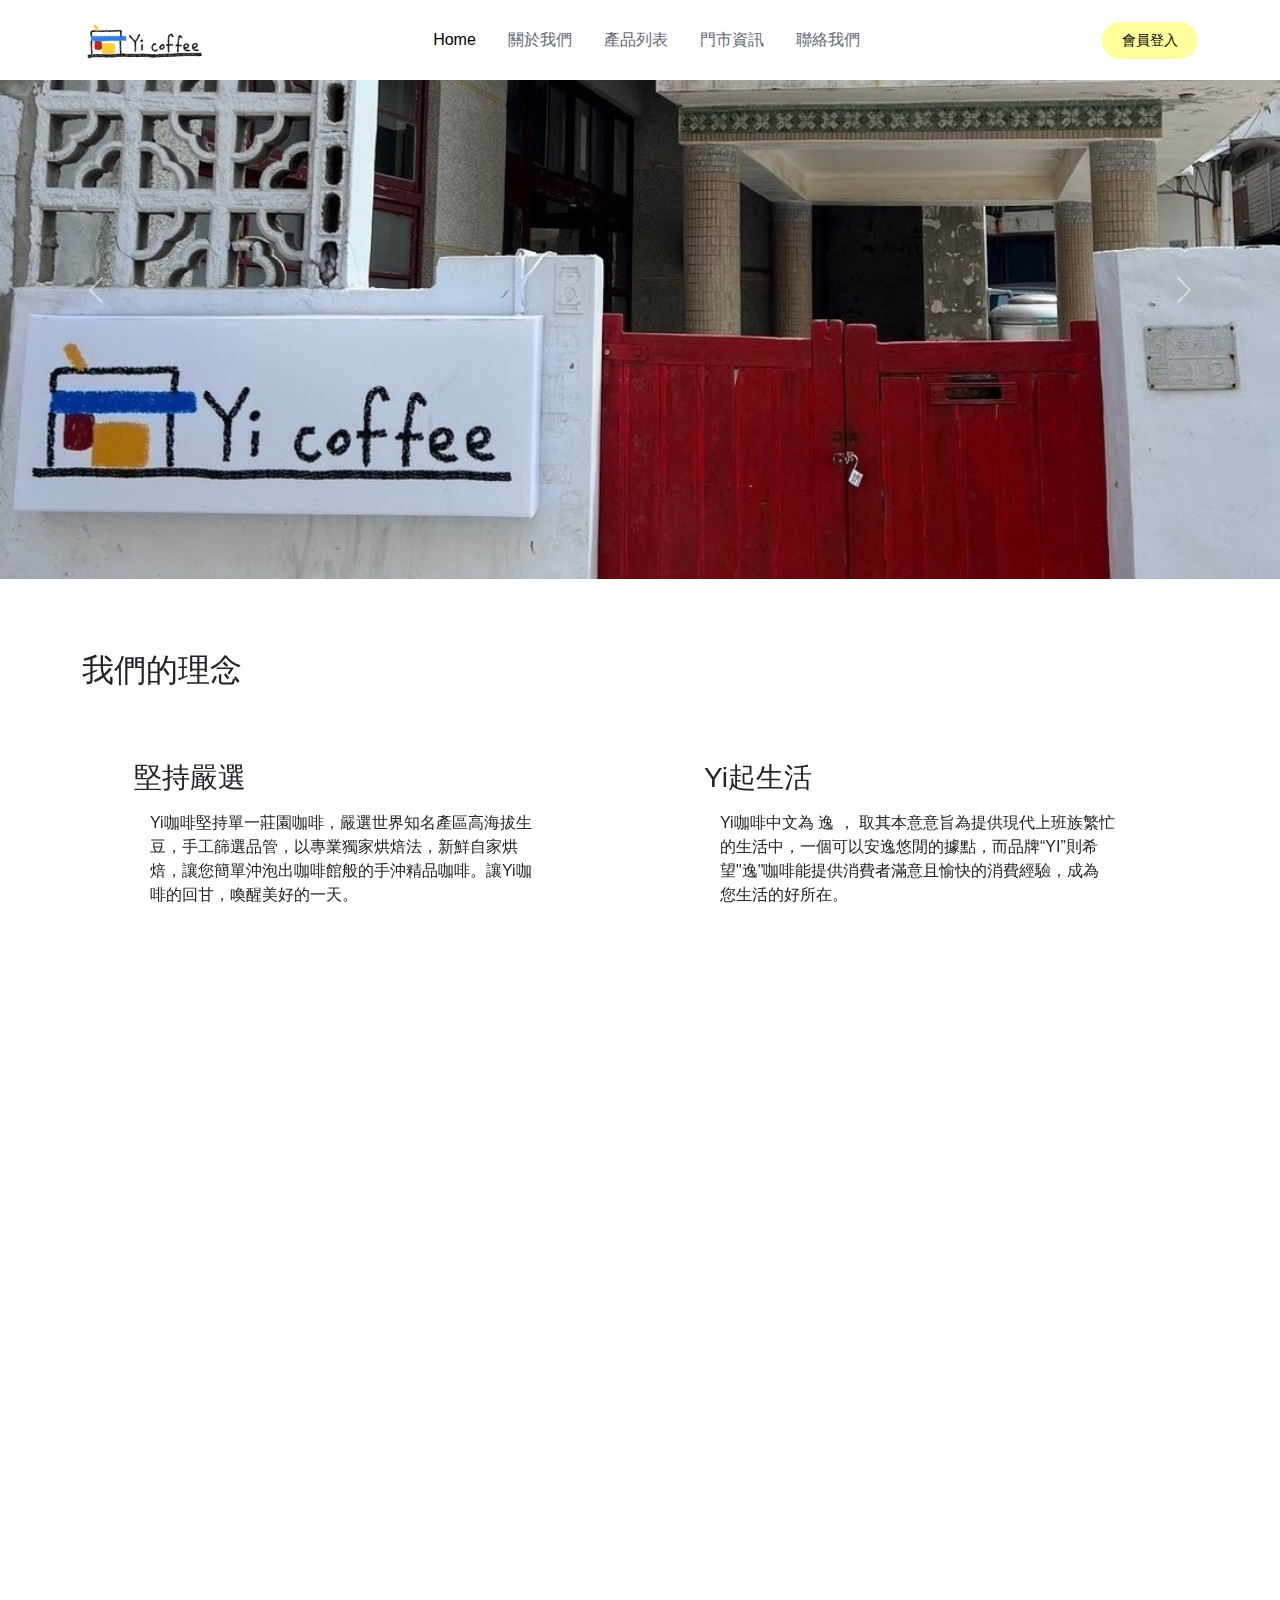
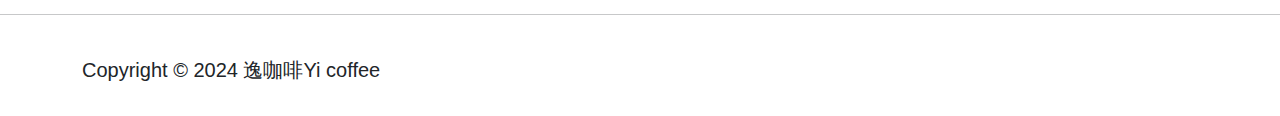
<file: index.html>
<!DOCTYPE html>
<html lang="en">

<head>
    <meta charset="UTF-8">
    <meta name="viewport" content="width=device-width, initial-scale=1.0">
    <title>逸咖啡 | Yi coffee</title>

    <!-- 網址列小圖示外掛 -->
    <link href="img/favicon.ico" rel="shortcut icon" />
    <!-- FB小圖示外掛 -->
    <link rel="stylesheet" href="https://cdnjs.cloudflare.com/ajax/libs/font-awesome/6.5.1/css/all.min.css"
        integrity="sha512-DTOQO9RWCH3ppGqcWaEA1BIZOC6xxalwEsw9c2QQeAIftl+Vegovlnee1c9QX4TctnWMn13TZye+giMm8e2LwA=="
        crossorigin="anonymous" referrerpolicy="no-referrer" />
    <!-- bootstrap css -->
    <link href="https://cdn.jsdelivr.net/npm/bootstrap@5.3.3/dist/css/bootstrap.min.css" rel="stylesheet"
        integrity="sha384-QWTKZyjpPEjISv5WaRU9OFeRpok6YctnYmDr5pNlyT2bRjXh0JMhjY6hW+ALEwIH" crossorigin="anonymous">
     <!--aos 外掛插件  -->
    <link href="https://unpkg.com/aos@2.3.1/dist/aos.css" rel="stylesheet">
    <link rel="stylesheet" href="./style.css">


</head>


<body>

    <!-- Navbar -->
    <nav class="navbar navbar-expand-lg fixed-top  ">
        <div class="container-fluid container" >
            <a class="navbar-brand me-auto" href="./index.html">
                <img src="./img/S__53452970.jpg" alt="">
            </a>
            <div class="offcanvas offcanvas-end" tabindex="-1" id="offcanvasNavbar"
                aria-labelledby="offcanvasNavbarLabel">
                <div class="offcanvas-header">
                    <h5 class="offcanvas-title" id="offcanvasNavbarLabel">逸咖啡 | Yi coffee</h5>
                    <button type="button" class="btn-close" data-bs-dismiss="offcanvas" aria-label="Close"></button>
                </div>
                <div class="offcanvas-body">
                    <ul class="navbar-nav justify-content-center flex-grow-1 pe-3">
                        <li class="nav-item">
                            <a class="nav-link active mx-lg-2" aria-current="page" href="./index.html">Home</a>
                        </li>
                        <li class="nav-item">
                            <a class="nav-link mx-lg-2" href="./about.html">關於我們</a>
                        </li>
                        <li class="nav-item">
                            <a class="nav-link mx-lg-2" href="./product.html">產品列表</a>
                        </li>
                        <li class="nav-item">
                            <a class="nav-link mx-lg-2" href="./store.html">門市資訊</a>
                        </li>
                        <li class="nav-item">
                            <a class="nav-link mx-lg-2" href="./contact.html">聯絡我們</a>
                        </li>
                    </ul>

                </div>
            </div>
            <!-- 彈跳式視窗 -->
            <a href="#" class="login-button" type="button" data-bs-toggle="modal" data-bs-target="#loginmodal">會員登入</a>
            <button class="navbar-toggler pe-0" type="button" data-bs-toggle="offcanvas"
                data-bs-target="#offcanvasNavbar" aria-controls="offcanvasNavbar" aria-label="Toggle navigation">
                <span class="navbar-toggler-icon"></span>
            </button>
        </div>
    </nav>
    <!--END Navbar -->

    <!-- 輪播控制器 -->
    <div id="carouselExampleControls" class="carousel slide carousel-fade  " data-bs-ride="carousel" style="padding-top: 79px;" >
        <div class="carousel-inner">
            <div class="carousel-item header-carousel-item active bg-cover"
                style="background-image: url(./img/04.jpg);">

            </div>
            <div class="carousel-item header-carousel-item bg-cover" style="background-image: url(./img/02.jpg);">

            </div>
            <div class="carousel-item header-carousel-item bg-cover" style="background-image: url(./img/03.jpg);">

            </div>
        </div>
        <button class="carousel-control-prev" type="button" data-bs-target="#carouselExampleControls"
            data-bs-slide="prev">
            <span class="carousel-control-prev-icon" aria-hidden="true"></span>
            <span class="visually-hidden">Previous</span>
        </button>
        <button class="carousel-control-next" type="button" data-bs-target="#carouselExampleControls"
            data-bs-slide="next">
            <span class="carousel-control-next-icon" aria-hidden="true"></span>
            <span class="visually-hidden">Next</span>
        </button>
    </div>
    <!-- 輪播控制器END -->

    <!-- 我們的理念 -->
    <section class="py-4">
        <div class="container ">
            <h2 class="py-5" data-aos="fade-up">我們的理念</h2>
            <div class="row">
                <div class="col-md-6 "data-aos="fade-up" >
                    <div class="ps-5">
                        <div class="my-3" style="color:rgba(210, 105, 30, 0.774);"><i
                                class="fa-solid fa-mug-hot fa-4x"></i></div>
                        <div class="row">
                            <div class="col-md-10 ms-1">
                                <h3>堅持嚴選</h3>
                                <p class="ms-3 mt-3">
                                    ​Yi咖啡堅持單一莊園咖啡，嚴選世界知名產區高海拔生豆，手工篩選品管，以專業獨家烘焙法，新鮮自家烘焙，讓您簡單沖泡出咖啡館般的手沖精品咖啡。讓Yi咖啡的回甘，喚醒美好的一天。
                                </p>
                            </div>

                        </div>
                    </div>

                </div>
                <div class="col-md-6">
                    <div class="ps-5" data-aos="fade-up">
                        <div class="my-3" style="color:rgba(96, 210, 30, 0.774);"><i
                                class="fa-brands fa-pagelines fa-4x"></i></div>
                        <div class="row">
                            <div class="col-md-10 ms-1">
                                <h3>Yi起生活</h3>
                                <p class="ms-3 mt-3">Yi咖啡中文為 逸 ，
                                    取其本意意旨為提供現代上班族繁忙的生活中，一個可以安逸悠閒的據點，而品牌“YI”則希望"逸"咖啡能提供消費者滿意且愉快的消費經驗，成為您生活的好所在。</p>
                            </div>

                        </div>
                    </div>
                </div>
            </div>
        </div>
    </section>



    <!--營業時間  -->
    <section class="py-5">
        <div class="container">
            <h2 class="py-5" data-aos="fade-up">營業時間</h2>
            <div class="row">
                <div class="col-md-6 "data-aos="slide-right">
                    <img class="img-fluid" src="./img/05.jpg" alt="">

                </div>
                <div class="col-md-6 row align-items-center">
                    <dl class="row" data-aos="fade-left">
                        <dt class="col-sm-3 h4"></dt>
                        <dd class="col-sm-9"></dd>

                        <dt class="col-sm-3">營業時間</dt>
                        <dd class="col-sm-9">
                            <dl class="row">
                                <dd class="col-sm-12">上午七點至下午五點</dd>
                                <dd class="col-sm-12">每周四固定公休</dd>
                            </dl>
                        </dd>

                        <dt class="col-sm-3">內用須知</dt>
                        <dd class="col-sm-9">低消為一人一杯飲品，如客滿用餐時間為九十分鐘。</dd>

                        <br>
                        <br>
                        <br>


                        <dt class="col-sm-3">注意事項</dt>
                        <dd class="col-sm-9">
                            <dl class="row">
                                <dd class="col-sm-12">禁用外食</dd>
                                <dd class="col-sm-12">戶外禁止吸菸</dd>
                                <dd class="col-sm-12">寵物需在籠內或是戶外區</dd>
                                <dd class="col-sm-12">甜點不提供外帶服務</dd>

                            </dl>
                        </dd>
                    </dl>

                </div>
            </div>
        </div>
    </section>



    <hr>
    <!-- 跳出視窗內容 -->
    <div class="modal fade" id="loginmodal">
        <div class="modal-dialog">
            <div class="modal-content">
                <!-- header -->
                <div class="modal-header">
                    <h5 class="modal-title">會員登入</h5>
                    <button type="button" class="btn-close" data-bs-dismiss="modal"></button>
                </div>
                <!-- body -->
                <div class="modal-body">
                    <form>
                        <div class="form-group">
                            <label for="useremail">會員帳號</label>
                            <input type="email" class="account form-control" placeholder="Email" id="useremail">
                        </div>
                        <div class="form-group">
                            <label for="userpassword">會員密碼</label>
                            <input type="password" class="password form-control" placeholder="Password"
                                id="userpassword">
                        </div>
                        <!-- checkbox -->
                        <div class="form-group">
                            <input type="checkbox" class="remember">記住帳號
                        </div>

                        <!-- 送出按鈕 -->
                        <button type="button" class="btn btn-primary btn-lg">登入</button>
                    </form>

                </div>
                <!-- footer -->
                <div class="modal-footer">
                    <div class="signup">
                        <span>尚未成為會員</span>
                        <a href="" type="button" class="member">立即加入</a>
                    </div>
                </div>
            </div>

        </div>
    </div>
    <!-- 跳出視窗內容END -->

    <!-- 下方白框設計 -->
    <Footer class="py-4 mt-3  ">

        <div class="container d-flex justify-content-between ">
            <div class="fs-5">
                Copyright © 2024 逸咖啡Yi coffee
            </div>

            <div class="social-icon">
                <a href="#"><i class="fa-brands fa-facebook"></i></a>
                <a href="#"><i class="fa-brands fa-instagram"></i></a>
                <a href="#"><i class="fa-brands fa-line"></i></a>
            </div>
        </div>


    </Footer>
    <!-- 下方白框設計END -->
     <!--AOS插件  -->
     <script src="https://unpkg.com/aos@2.3.1/dist/aos.js"></script>

     <script>
         AOS.init({duration:2000,}
             
         );
     </script>
    <!-- bootstrap js 外掛 -->
    <script src="https://cdn.jsdelivr.net/npm/bootstrap@5.3.3/dist/js/bootstrap.bundle.min.js"
        integrity="sha384-YvpcrYf0tY3lHB60NNkmXc5s9fDVZLESaAA55NDzOxhy9GkcIdslK1eN7N6jIeHz"
        crossorigin="anonymous"></script>
</body>

</html>
</file>
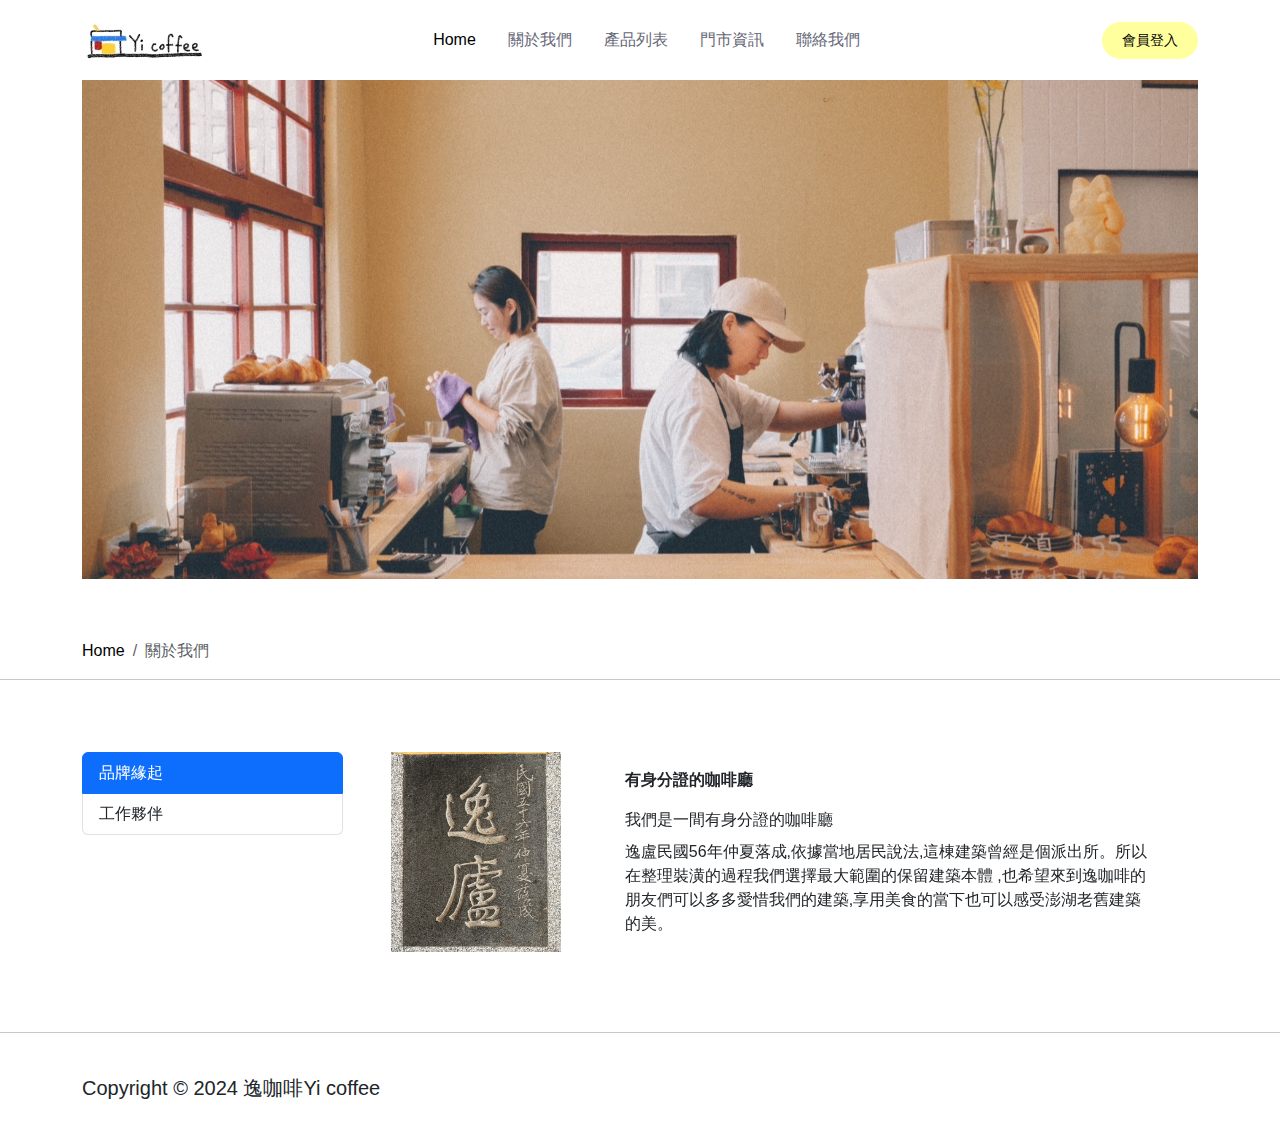
<file: about.html>
<!DOCTYPE html>
<html lang="en">

<head>
    <meta charset="UTF-8">
    <meta name="viewport" content="width=device-width, initial-scale=1.0">
    <title>逸咖啡 | Yi coffee</title>

    <!-- 網址列小圖示外掛 -->
    <link href="img/favicon.ico" rel="shortcut icon" />
    <!-- FB小圖示外掛 -->
    <link rel="stylesheet" href="https://cdnjs.cloudflare.com/ajax/libs/font-awesome/6.5.1/css/all.min.css"
        integrity="sha512-DTOQO9RWCH3ppGqcWaEA1BIZOC6xxalwEsw9c2QQeAIftl+Vegovlnee1c9QX4TctnWMn13TZye+giMm8e2LwA=="
        crossorigin="anonymous" referrerpolicy="no-referrer" />
    <!-- bootstrap css -->
    <link href="https://cdn.jsdelivr.net/npm/bootstrap@5.3.3/dist/css/bootstrap.min.css" rel="stylesheet"
        integrity="sha384-QWTKZyjpPEjISv5WaRU9OFeRpok6YctnYmDr5pNlyT2bRjXh0JMhjY6hW+ALEwIH" crossorigin="anonymous">
     <!--aos 外掛插件  -->
    <link href="https://unpkg.com/aos@2.3.1/dist/aos.css" rel="stylesheet">
    <link rel="stylesheet" href="./style.css">


</head>


<body>

    <!-- Navbar -->
    <nav class="navbar navbar-expand-lg fixed-top  ">
        <div class="container-fluid container">
            <a class="navbar-brand me-auto" href="./index.html">
                <img src="./img/S__53452970.jpg" alt="">
            </a>
            <div class="offcanvas offcanvas-end" tabindex="-1" id="offcanvasNavbar"
                aria-labelledby="offcanvasNavbarLabel">
                <div class="offcanvas-header">
                    <h5 class="offcanvas-title" id="offcanvasNavbarLabel">逸咖啡 | Yi coffee</h5>
                    <button type="button" class="btn-close" data-bs-dismiss="offcanvas" aria-label="Close"></button>
                </div>
                <div class="offcanvas-body">
                    <ul class="navbar-nav justify-content-center flex-grow-1 pe-3">
                        <li class="nav-item">
                            <a class="nav-link active mx-lg-2" aria-current="page" href="./index.html">Home</a>
                        </li>
                        <li class="nav-item">
                            <a class="nav-link mx-lg-2" href="./about.html">關於我們</a>
                        </li>
                        <li class="nav-item">
                            <a class="nav-link mx-lg-2" href="./product.html">產品列表</a>
                        </li>
                        <li class="nav-item">
                            <a class="nav-link mx-lg-2" href="./store.html">門市資訊</a>
                        </li>
                        <li class="nav-item">
                            <a class="nav-link mx-lg-2" href="./contact.html">聯絡我們</a>
                        </li>
                    </ul>

                </div>
            </div>
            <!-- 彈跳式視窗 -->
            <a href="#" class="login-button" type="button" data-bs-toggle="modal" data-bs-target="#loginmodal">會員登入</a>
            <button class="navbar-toggler pe-0" type="button" data-bs-toggle="offcanvas"
                data-bs-target="#offcanvasNavbar" aria-controls="offcanvasNavbar" aria-label="Toggle navigation">
                <span class="navbar-toggler-icon"></span>
            </button>
        </div>
    </nav>
    <!--END Navbar -->

    <!-- 頂端照片列 -->
    <div id="carouselExampleControls" class="carousel slide " data-bs-ride="carousel" style="padding-top: 79px;"  >
        <div class="carousel-inner container">
            <div class="carousel-item header-carousel-item active bg-cover"
                style="background-image: url(./img/06.jpg);">

            </div>

        </div>

    </div>


    <!--麵包屑-->
    <section class="container" style="padding-top: 60px;">
        <nav aria-label="breadcrumb">
            <ol class="breadcrumb">
                <li class="breadcrumb-item  "><a href="./index.html">Home</a></li>
                <li class="breadcrumb-item active" aria-current="page">關於我們</li>
            </ol>
        </nav>
    </section>


    <hr>


    <section>
        <div class="container py-5">

            <div class="row" >
                <div class="col-md-3 my-2 " data-aos="fade-down">
                    <div class="list-group">
                        <a href="#pane-1" class="list-group-item list-group-item-action active" aria-current="true"
                            data-bs-toggle="list">
                            品牌緣起
                        </a>
                        <a href="#pane-2" class="list-group-item list-group-item-action" data-bs-toggle="list">工作夥伴</a>


                    </div>

                </div>
                <div class="col-md-9 ">

                    <div class="tab-content my-2" data-aos="fade-up" >
                        <!-- 品牌緣起 -->
                        <div class="tab-pane active" id="pane-1">
                            <div class="row">
                                <div class="col-md-3  ms-4 ">
                                    
                                   <img  class="img-fluid" style="height: 200px ;width: 170px" src="./img/21.jpg" alt="">
                
                                </div>
                
                                <div class="col-md-8  ">
                                    <dl class="row ms-2">
                                        <dt class="col-sm-12 my-3">有身分證的咖啡廳</dt>
                                        <dd class="col-sm-12">我們是一間有身分證的咖啡廳</dd>
                                        <dd class="col-sm-12">逸盧民國56年仲夏落成,依據當地居民說法,這棟建築曾經是個派出所。所以在整理裝潢的過程我們選擇最大範圍的保留建築本體
                                            ,也希望來到逸咖啡的朋友們可以多多愛惜我們的建築,享用美食的當下也可以感受澎湖老舊建築的美。
                                        </dd>
                
                                       
                                    </dl>
                                </div>
                
                            </div>
                        </div>

                        <!-- 工作夥伴 -->
                        <div class="tab-pane " id="pane-2">
                            <div class="row col-12  ms-1">

                                <div class="card  p-0 box-shadow">
                                    <div class="row ">
                                        <div class="col-md-4">
                                            <img src="./img/12.jpg" class="img-fluid rounded-start" alt="...">
                                        </div>
                                        <div class="col-md-8 ">
                                            <div class="card-body">
                                                <h4 class="card-title pb-3">Bailey</h4>
                                                <p class="card-text">小是小李飛刀的小，李是小李飛刀的李，飛是小李飛刀的飛，刀是小李飛刀的刀。
                                                     </p>
                                                <p class="card-text text-end"><small class="text-muted">YI
                                                        咖啡品牌創辦人</small></p>
                                            </div>
                                        </div>


                                    </div>


                                </div>

                                <div class="card my-2 p-0 box-shadow ">
                                    <div class="row ">
                                        <div class="col-md-4">
                                            <img src="./img/17.jpg" class="img-fluid rounded-start" alt="...">
                                        </div>
                                        <div class="col-md-8 my-2 ">
                                            <div class="card-body">
                                                <h4 class="card-title pb-3">Pei</h4>
                                                <p class="card-text ">不是所有的錯誤都可以被原諒，也不是所有的傷痛都可以被撫平，總有時間也無能為力的事情。</p>
                                                <p class="card-text text-end"><small class="text-muted">YI
                                                        咖啡品牌共同創辦人</small></p>
                                            </div>
                                        </div>


                                    </div>


                                </div>





                            </div>
                        </div>

                    </div>

                </div>

            </div>
        </div>
    </section>


    <hr>
    <!-- 跳出視窗內容 -->
    <div class="modal fade" id="loginmodal">
        <div class="modal-dialog">
            <div class="modal-content">
                <!-- header -->
                <div class="modal-header">
                    <h5 class="modal-title">會員登入</h5>
                    <button type="button" class="btn-close" data-bs-dismiss="modal"></button>
                </div>
                <!-- body -->
                <div class="modal-body">
                    <form>
                        <div class="form-group">
                            <label for="useremail">會員帳號</label>
                            <input type="email" class="account form-control" placeholder="Email" id="useremail">
                        </div>
                        <div class="form-group">
                            <label for="userpassword">會員密碼</label>
                            <input type="password" class="password form-control" placeholder="Password"
                                id="userpassword">
                        </div>
                        <!-- checkbox -->
                        <div class="form-group">
                            <input type="checkbox" class="remember">記住帳號
                        </div>

                        <!-- 送出按鈕 -->
                        <button type="button" class="btn btn-primary btn-lg">登入</button>
                    </form>

                </div>
                <!-- footer -->
                <div class="modal-footer">
                    <div class="signup">
                        <span>尚未成為會員</span>
                        <a href="" type="button" class="member">立即加入</a>
                    </div>
                </div>
            </div>

        </div>
    </div>
    <!-- 跳出視窗內容END -->

    <!-- 下方白框設計 -->
    <Footer class="py-4 mt-3  ">

        <div class="container d-flex justify-content-between ">
            <div class="fs-5">
                Copyright © 2024 逸咖啡Yi coffee
            </div>

            <div class="social-icon">
                <a href="#"><i class="fa-brands fa-facebook"></i></a>
                <a href="#"><i class="fa-brands fa-instagram"></i></a>
                <a href="#"><i class="fa-brands fa-line"></i></a>
            </div>
        </div>


    </Footer>
    <!-- 下方白框設計END -->
     <!--AOS插件  -->
     <script src="https://unpkg.com/aos@2.3.1/dist/aos.js"></script>

     <script>
         AOS.init({duration:2000,}
             
         );
     </script>
    <!-- bootstrap js 外掛 -->
    <script src="https://cdn.jsdelivr.net/npm/bootstrap@5.3.3/dist/js/bootstrap.bundle.min.js"
        integrity="sha384-YvpcrYf0tY3lHB60NNkmXc5s9fDVZLESaAA55NDzOxhy9GkcIdslK1eN7N6jIeHz"
        crossorigin="anonymous"></script>
</body>

</html>
</file>
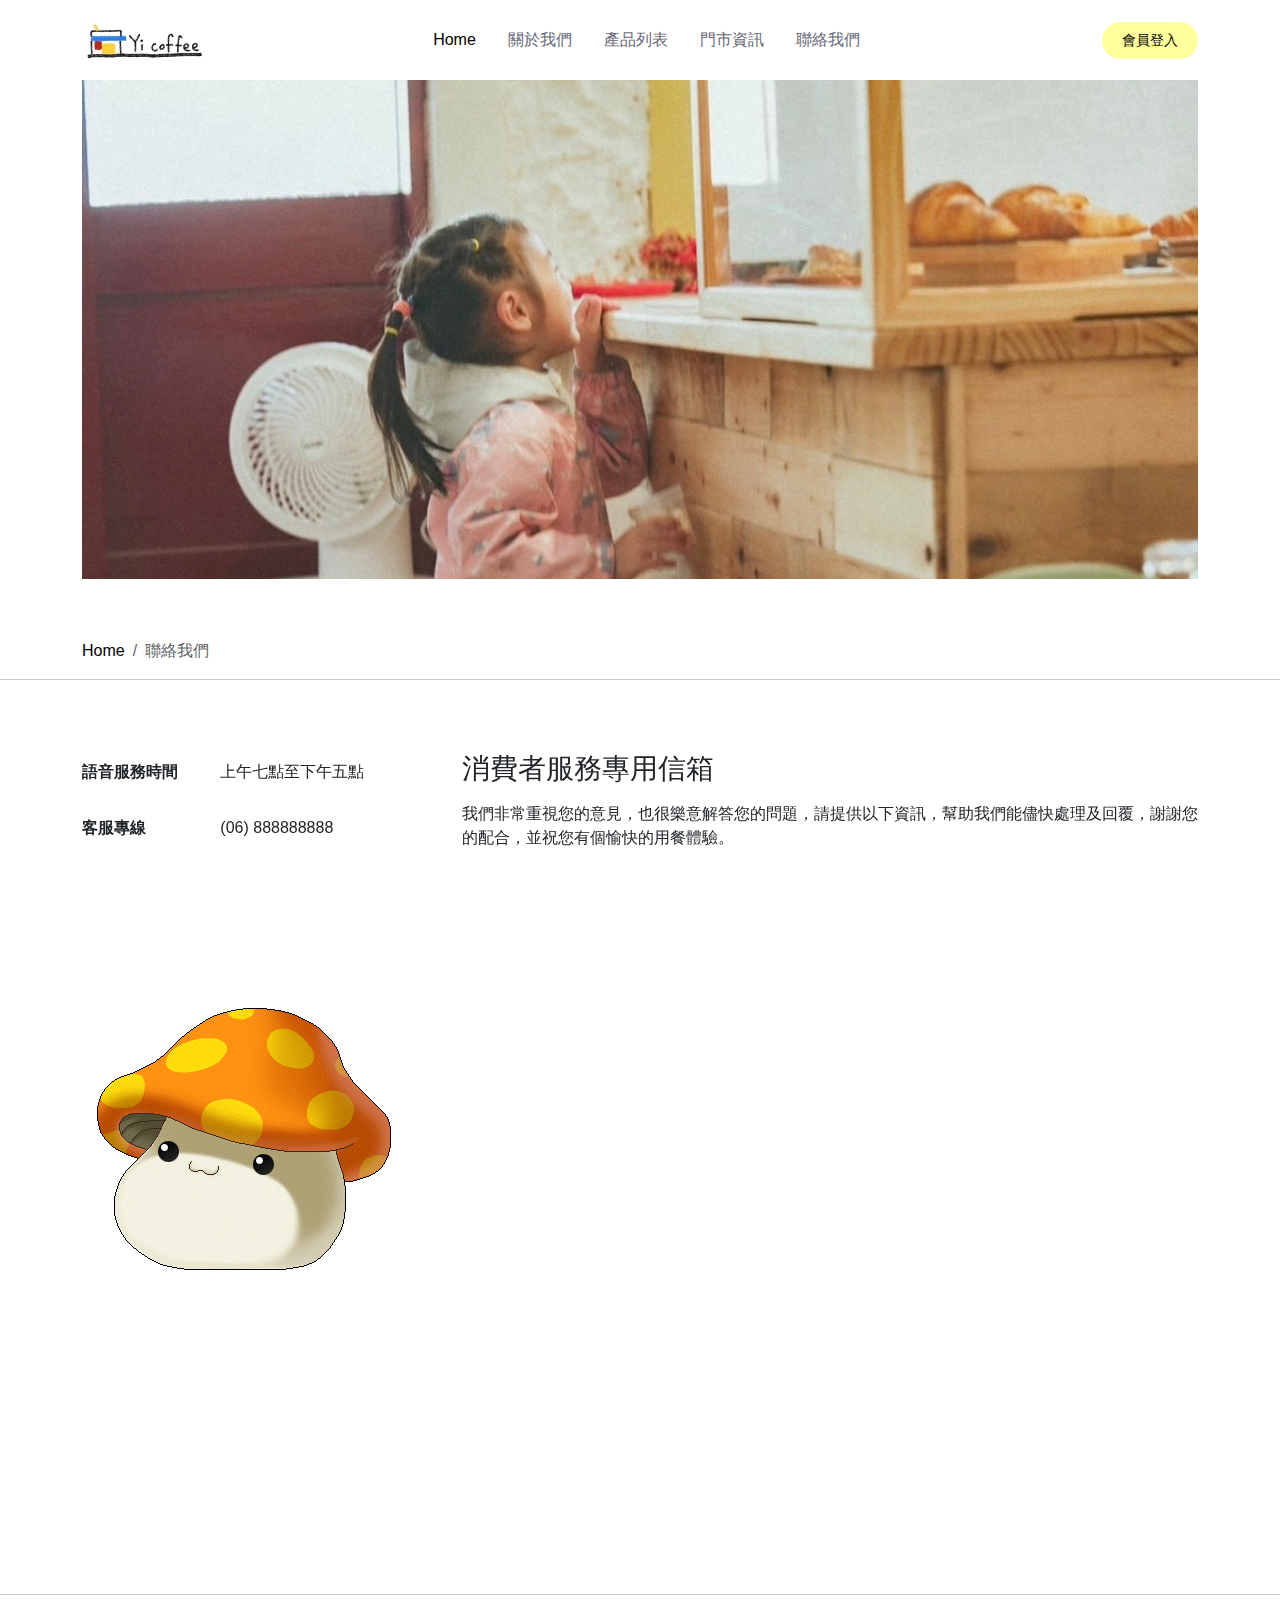
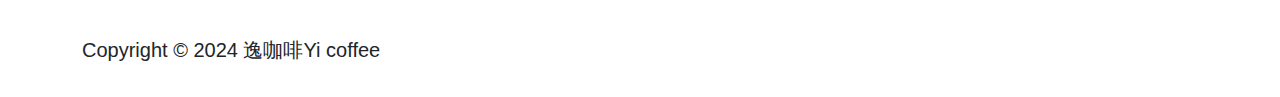
<file: contact.html>
<!DOCTYPE html>
<html lang="en">

<head>
    <meta charset="UTF-8">
    <meta name="viewport" content="width=device-width, initial-scale=1.0">
    <title>逸咖啡 | Yi coffee</title>

    <!-- 網址列小圖示外掛 -->
    <link href="img/favicon.ico" rel="shortcut icon" />
    <!-- FB小圖示外掛 -->
    <link rel="stylesheet" href="https://cdnjs.cloudflare.com/ajax/libs/font-awesome/6.5.1/css/all.min.css"
        integrity="sha512-DTOQO9RWCH3ppGqcWaEA1BIZOC6xxalwEsw9c2QQeAIftl+Vegovlnee1c9QX4TctnWMn13TZye+giMm8e2LwA=="
        crossorigin="anonymous" referrerpolicy="no-referrer" />
    <!-- bootstrap css -->
    <link href="https://cdn.jsdelivr.net/npm/bootstrap@5.3.3/dist/css/bootstrap.min.css" rel="stylesheet"
        integrity="sha384-QWTKZyjpPEjISv5WaRU9OFeRpok6YctnYmDr5pNlyT2bRjXh0JMhjY6hW+ALEwIH" crossorigin="anonymous">
     <!--aos 外掛插件  -->
    <link href="https://unpkg.com/aos@2.3.1/dist/aos.css" rel="stylesheet">
    <link rel="stylesheet" href="./style.css">


</head>


<body>

    <!-- Navbar -->
    <nav class="navbar navbar-expand-lg fixed-top  ">
        <div class="container-fluid container">
            <a class="navbar-brand me-auto" href="./index.html">
                <img src="./img/S__53452970.jpg" alt="">
            </a>
            <div class="offcanvas offcanvas-end" tabindex="-1" id="offcanvasNavbar"
                aria-labelledby="offcanvasNavbarLabel">
                <div class="offcanvas-header">
                    <h5 class="offcanvas-title" id="offcanvasNavbarLabel">逸咖啡 | Yi coffee</h5>
                    <button type="button" class="btn-close" data-bs-dismiss="offcanvas" aria-label="Close"></button>
                </div>
                <div class="offcanvas-body">
                    <ul class="navbar-nav justify-content-center flex-grow-1 pe-3">
                        <li class="nav-item">
                            <a class="nav-link active mx-lg-2" aria-current="page" href="./index.html">Home</a>
                        </li>
                        <li class="nav-item">
                            <a class="nav-link mx-lg-2" href="./about.html">關於我們</a>
                        </li>
                        <li class="nav-item">
                            <a class="nav-link mx-lg-2" href="./product.html">產品列表</a>
                        </li>
                        <li class="nav-item">
                            <a class="nav-link mx-lg-2" href="./store.html">門市資訊</a>
                        </li>
                        <li class="nav-item">
                            <a class="nav-link mx-lg-2" href="./contact.html">聯絡我們</a>
                        </li>
                    </ul>

                </div>
            </div>
            <!-- 彈跳式視窗 -->
            <a href="#" class="login-button" type="button" data-bs-toggle="modal" data-bs-target="#loginmodal">會員登入</a>
            <button class="navbar-toggler pe-0" type="button" data-bs-toggle="offcanvas"
                data-bs-target="#offcanvasNavbar" aria-controls="offcanvasNavbar" aria-label="Toggle navigation">
                <span class="navbar-toggler-icon"></span>
            </button>
        </div>
    </nav>
    <!--END Navbar -->

    <!-- 頂端照片列 -->
    <div id="carouselExampleControls" class="carousel slide " data-bs-ride="carousel" style="padding-top: 79px;">
        <div class="carousel-inner container">
            <div class="carousel-item header-carousel-item active bg-cover"
                style="background-image: url(./img/18.jpg);">

            </div>

        </div>

    </div>
    <!--麵包屑-->
    <section class="container" style="padding-top: 60px;">
        <nav aria-label="breadcrumb">
            <ol class="breadcrumb">
                <li class="breadcrumb-item  "><a href="./index.html">Home</a></li>
                <li class="breadcrumb-item active" aria-current="page">聯絡我們</li>
            </ol>
        </nav>
    </section>


    <hr>


    <section>
        <div class="container py-5">

            <div class="row">
                <div class="col-md-4 my-3 ">

                    <div class="col-md-12 row align-items-center" data-aos="fade-down">
                        <dl class="row">
                            
    
                            <dt class="col-sm-5">語音服務時間</dt>
                            <dd class="col-sm-7">
                                <dl class="row">
                                    <dd class="col-sm-12">上午七點至下午五點</dd>
                                </dl>
                            </dd>
    
                            <dt class="col-sm-5">客服專線</dt>
                            <dd class="col-sm-7">(06) 888888888</dd>
    
                            <div class="bss ">
                                <img class="arrow" src="./img/22.gif" alt="">
                            </div>
                        </dl>
    
                    </div>

                </div>

                <div class="col-md-8 my-2  " >

                    <div data-aos="fade-right"> <H3 class="mb-3">消費者服務專用信箱</H3>
                        <p class="mb-5">我們非常重視您的意見，也很樂意解答您的問題，請提供以下資訊，幫助我們能儘快處理及回覆，謝謝您的配合，並祝您有個愉快的用餐體驗。</p></div>
                   

                    <form class="row g-3 needs-validation" novalidate data-aos="fade-up">
                        <div class="col-md-12">
                            <label for="inputFirstname4" class="form-label">姓名</label>
                            <input type="text" class="form-control" id="inputFirstname4" required >
                            <div class="invalid-feedback">
                                請輸入姓名
                            </div>
                        </div>

                        <div class="col-md-6">
                            <label for="inputphone4" class="form-label">手機號碼</label>
                            <input type="tel" class="form-control" id="inputphone4"required>
                            <div class="invalid-feedback">
                                請輸入手機號碼
                            </div>
                        </div>
                        <div class="col-md-6">
                            <label for="inputEmail4" class="form-label">Email</label>
                            <input type="email" class="form-control" id="inputEmail4" required>
                            <div class="invalid-feedback">
                                請輸入Email
                            </div>
                        </div>

                        <div class="col-md-12">
                            <label for="inputState" class="form-label">反應項目</label>
                            <select id="inputState" class="form-select" >
                                <option selected>餐點問題</option>
                                <option>人員問題</option>
                                <option>其他問題</option>
                            </select>
                        </div>
                        <div class="mb-3">
                            <label for="exampleFormControlTextarea1" class="form-label">反應內容</label>
                            <textarea class="form-control" id="exampleFormControlTextarea1" required rows="4"></textarea>
                            <div class="invalid-feedback">
                                請輸入反應內容
                            </div>
                        </div>
                        <div class="col-12  text-end">
                            <button type="submit" class="btn btn-primary ">提交表單</button>
                        </div>
                    </form>

                </div>

            </div>
        </div>
    </section>


    <hr>
    <!-- 跳出視窗內容 -->
    <div class="modal fade" id="loginmodal">
        <div class="modal-dialog">
            <div class="modal-content">
                <!-- header -->
                <div class="modal-header">
                    <h5 class="modal-title">會員登入</h5>
                    <button type="button" class="btn-close" data-bs-dismiss="modal"></button>
                </div>
                <!-- body -->
                <div class="modal-body">
                    <form>
                        <div class="form-group">
                            <label for="useremail">會員帳號</label>
                            <input type="email" class="account form-control" placeholder="Email" id="useremail">
                        </div>
                        <div class="form-group">
                            <label for="userpassword">會員密碼</label>
                            <input type="password" class="password form-control" placeholder="Password"
                                id="userpassword">
                        </div>
                        <!-- checkbox -->
                        <div class="form-group">
                            <input type="checkbox" class="remember">記住帳號
                        </div>

                        <!-- 送出按鈕 -->
                        <button type="button" class="btn btn-primary btn-lg">登入</button>
                    </form>

                </div>
                <!-- footer -->
                <div class="modal-footer">
                    <div class="signup">
                        <span>尚未成為會員</span>
                        <a href="" type="button" class="member">立即加入</a>
                    </div>
                </div>
            </div>

        </div>
    </div>
    <!-- 跳出視窗內容END -->

    <!-- 下方白框設計 -->
    <Footer class="py-4 mt-3  ">

        <div class="container d-flex justify-content-between ">
            <div class="fs-5">
                Copyright © 2024 逸咖啡Yi coffee
            </div>

            <div class="social-icon">
                <a href="#"><i class="fa-brands fa-facebook"></i></a>
                <a href="#"><i class="fa-brands fa-instagram"></i></a>
                <a href="#"><i class="fa-brands fa-line"></i></a>
            </div>
        </div>


    </Footer>
    <!-- 下方白框設計END -->
    <!-- bootstrap js 外掛 -->
    <script src="https://cdn.jsdelivr.net/npm/bootstrap@5.3.3/dist/js/bootstrap.bundle.min.js"
        integrity="sha384-YvpcrYf0tY3lHB60NNkmXc5s9fDVZLESaAA55NDzOxhy9GkcIdslK1eN7N6jIeHz"
        crossorigin="anonymous"></script>
     <!--AOS插件  -->
     <script src="https://unpkg.com/aos@2.3.1/dist/aos.js"></script>

     <script>
         AOS.init({duration:2000,}
             
         );
     </script>

    <!-- 表單驗證JS -->
    <script>
        (function () {
            'use strict'

            // Fetch all the forms we want to apply custom Bootstrap validation styles to
            var forms = document.querySelectorAll('.needs-validation')

            // Loop over them and prevent submission
            Array.prototype.slice.call(forms)
                .forEach(function (form) {
                    form.addEventListener('submit', function (event) {
                        if (!form.checkValidity()) {
                            event.preventDefault()
                            event.stopPropagation()
                        }

                        form.classList.add('was-validated')
                    }, false)
                })
        })()
    </script>
</body>

</html>
</file>
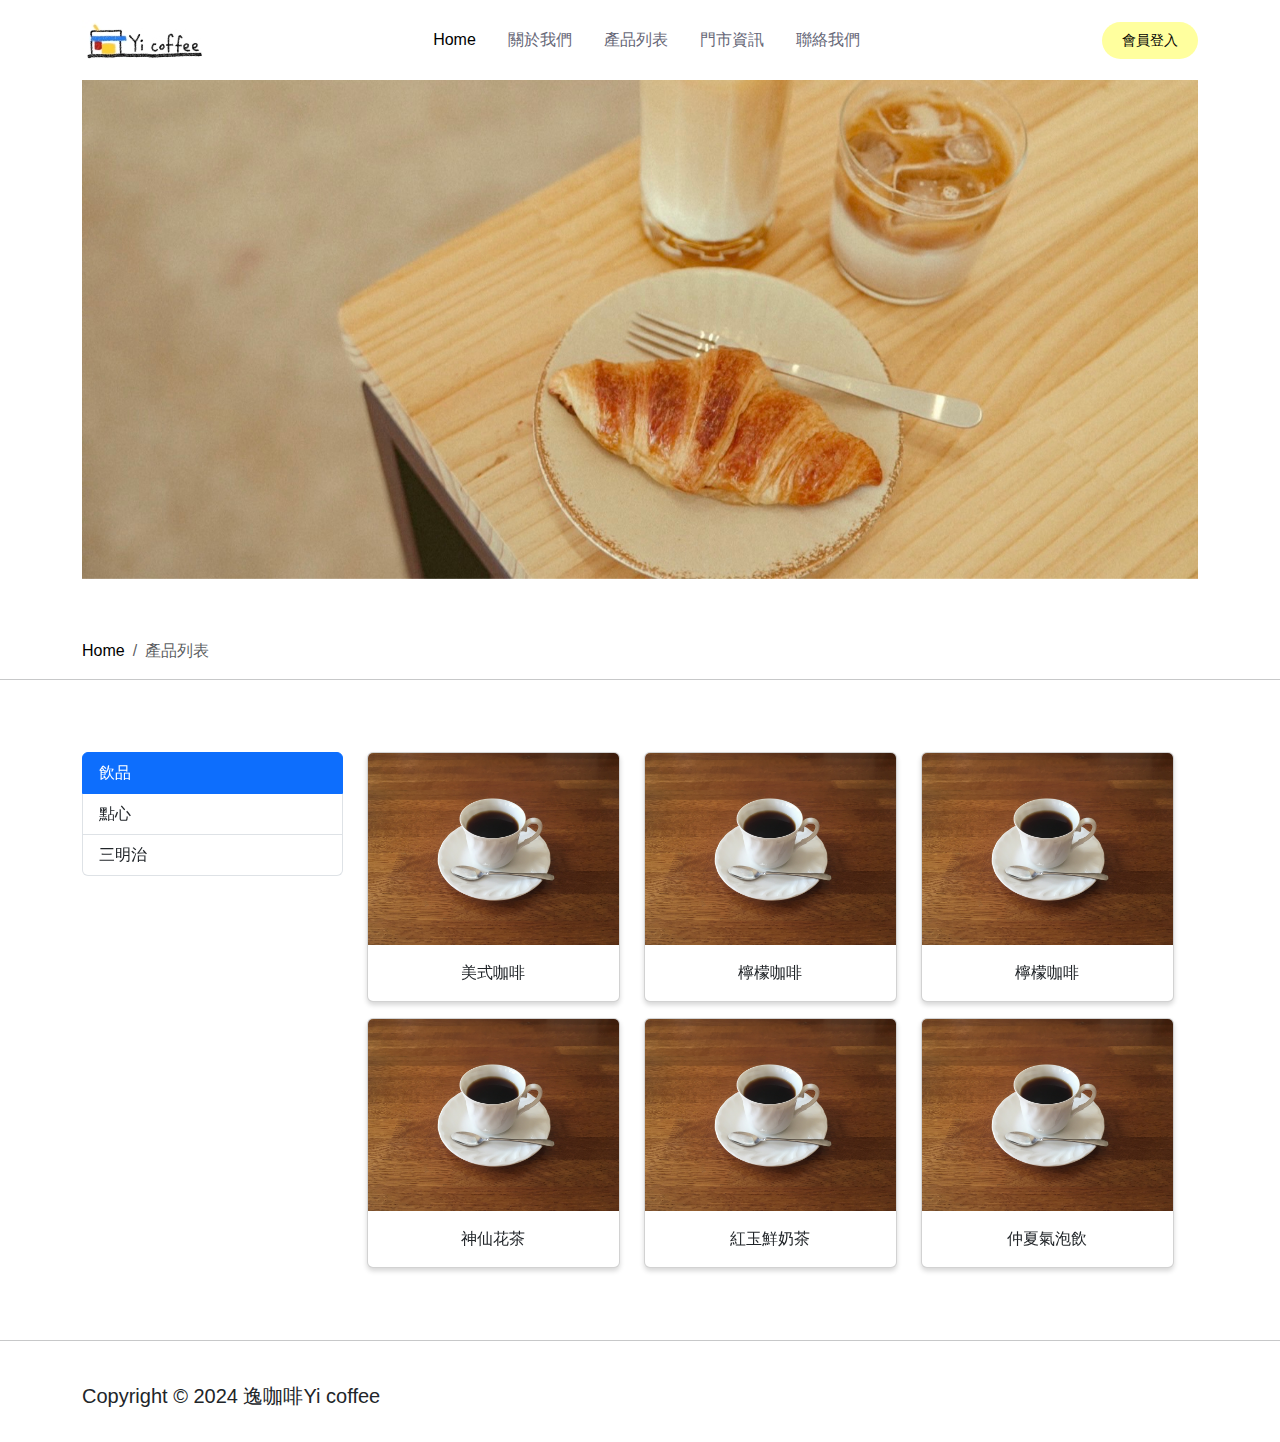
<file: product.html>
<!DOCTYPE html>
<html lang="en">

<head>
    <meta charset="UTF-8">
    <meta name="viewport" content="width=device-width, initial-scale=1.0">
    <title>逸咖啡 | Yi coffee</title>

    <!-- 網址列小圖示外掛 -->
    <link href="img/favicon.ico" rel="shortcut icon" />
    <!-- FB小圖示外掛 -->
    <link rel="stylesheet" href="https://cdnjs.cloudflare.com/ajax/libs/font-awesome/6.5.1/css/all.min.css"
        integrity="sha512-DTOQO9RWCH3ppGqcWaEA1BIZOC6xxalwEsw9c2QQeAIftl+Vegovlnee1c9QX4TctnWMn13TZye+giMm8e2LwA=="
        crossorigin="anonymous" referrerpolicy="no-referrer" />
    <!-- bootstrap css -->
    <link href="https://cdn.jsdelivr.net/npm/bootstrap@5.3.3/dist/css/bootstrap.min.css" rel="stylesheet"
        integrity="sha384-QWTKZyjpPEjISv5WaRU9OFeRpok6YctnYmDr5pNlyT2bRjXh0JMhjY6hW+ALEwIH" crossorigin="anonymous">
     <!--aos 外掛插件  -->
    <link href="https://unpkg.com/aos@2.3.1/dist/aos.css" rel="stylesheet">
    <link rel="stylesheet" href="./style.css">


</head>


<body>

    <!-- Navbar -->
    <nav class="navbar navbar-expand-lg fixed-top  ">
        <div class="container-fluid container">
            <a class="navbar-brand me-auto" href="./index.html">
                <img src="./img/S__53452970.jpg" alt="">
            </a>
            <div class="offcanvas offcanvas-end" tabindex="-1" id="offcanvasNavbar"
                aria-labelledby="offcanvasNavbarLabel">
                <div class="offcanvas-header">
                    <h5 class="offcanvas-title" id="offcanvasNavbarLabel">逸咖啡 | Yi coffee</h5>
                    <button type="button" class="btn-close" data-bs-dismiss="offcanvas" aria-label="Close"></button>
                </div>
                <div class="offcanvas-body">
                    <ul class="navbar-nav justify-content-center flex-grow-1 pe-3">
                        <li class="nav-item">
                            <a class="nav-link active mx-lg-2" aria-current="page" href="./index.html">Home</a>
                        </li>
                        <li class="nav-item">
                            <a class="nav-link mx-lg-2" href="./about.html">關於我們</a>
                        </li>
                        <li class="nav-item">
                            <a class="nav-link mx-lg-2" href="./product.html">產品列表</a>
                        </li>
                        <li class="nav-item">
                            <a class="nav-link mx-lg-2" href="./store.html">門市資訊</a>
                        </li>
                        <li class="nav-item">
                            <a class="nav-link mx-lg-2" href="./contact.html">聯絡我們</a>
                        </li>
                    </ul>

                </div>
            </div>
            <!-- 彈跳式視窗 -->
            <a href="#" class="login-button" type="button" data-bs-toggle="modal" data-bs-target="#loginmodal">會員登入</a>
            <button class="navbar-toggler pe-0" type="button" data-bs-toggle="offcanvas"
                data-bs-target="#offcanvasNavbar" aria-controls="offcanvasNavbar" aria-label="Toggle navigation">
                <span class="navbar-toggler-icon"></span>
            </button>
        </div>
    </nav>
    <!--END Navbar -->

    <!-- 頂層封面圖 -->
    <div id="carouselExampleControls" class="carousel slide " data-bs-ride="carousel" style="padding-top: 79px;" >
        <div class="carousel-inner container">
            <div class="carousel-item header-carousel-item active bg-cover2"
                style="background-image: url(./img/10.jpg);">

            </div>
            
        </div>
        
    </div>
    <!--麵包屑-->
    <section class="container" style="padding-top: 60px;">
        <nav aria-label="breadcrumb">
            <ol class="breadcrumb">
                <li class="breadcrumb-item  "><a href="./index.html">Home</a></li>
                <li class="breadcrumb-item active" aria-current="page">產品列表</li>
            </ol>
        </nav>
    </section>


    <hr>


    <section>
        <div class="container py-5">
            <!-- 側邊列 -->
            <div class="row">
                <div class="col-md-3 my-2 " data-aos="fade-down">
                    <div class="list-group">
                        <a href="#pane-1" class="list-group-item list-group-item-action active" aria-current="true"
                            data-bs-toggle="list">
                            飲品
                        </a>
                        <a href="#pane-2" class="list-group-item list-group-item-action" data-bs-toggle="list">點心</a>
                        <a href="#pane-3" class="list-group-item list-group-item-action" data-bs-toggle="list">三明治</a>

                    </div>

                </div>
                <div class="col-md-9 ">

                    <div class="tab-content">
                        <!-- 咖啡 -->
                        <div class="tab-pane active" id="pane-1">
                            <div class="row col-12 text-center" data-aos="fade-up">
                                <div class=" col-md-4 my-2" >
                                    <div class="card box-shadow" >
                                        <img src="./img/14.jpg" class="card-img-top" alt="...">
                                        <div class="card-body">
                                            <p class="card-text">美式咖啡</p>
                                        </div>
                                    </div>
                                </div>
                                <div class=" col-md-4 my-2">
                                    <div class="card box-shadow">
                                        <img  src="./img/14.jpg" class="card-img-top" alt="...">
                                        <div class="card-body">
                                            <p class="card-text">檸檬咖啡</p>
                                        </div>
                                    </div>
                                </div>
                                
                                <div class=" col-md-4 my-2">
                                    <div class="card box-shadow">
                                        <img  src="./img/14.jpg" class="card-img-top" alt="...">
                                        <div class="card-body">
                                            <p class="card-text">檸檬咖啡</p>
                                        </div>
                                    </div>
                                </div>

                                <div class="col-md-4 my-2" >
                                    <div class="card box-shadow">
                                        <img src="./img/14.jpg" class="card-img-top" alt="...">
                                        <div class="card-body">
                                            <p class="card-text ">神仙花茶</p>
                                        </div>
                                    </div>
                                </div>

                                <div class="col-md-4 my-2">
                                    <div class="card box-shadow">
                                        <img src="./img/14.jpg" class="card-img-top" alt="...">
                                        <div class="card-body">
                                            <p class="card-text ">紅玉鮮奶茶</p>
                                        </div>
                                    </div>
                                </div>

                                <div class="col-md-4 my-2">
                                    <div class="card box-shadow">
                                        <img src="./img/14.jpg" class="card-img-top" alt="...">
                                        <div class="card-body">
                                            <p class="card-text ">仲夏氣泡飲</p>
                                        </div>
                                    </div>
                                </div>
                            </div>
                        </div>

                        <!-- 點心 -->
                        <div class="tab-pane " id="pane-2">
                            <div class="row col-12 text-center" data-aos="fade-up">
                                <div class=" col-md-4 my-2">
                                    <div class="card box-shadow">
                                        <img src="./img/15.jpg" class="card-img-top" alt="...">
                                        <div class="card-body">
                                            <p class="card-text">提拉米蘇</p>
                                        </div>
                                    </div>
                                </div>
                                <div class=" col-md-4 my-2">
                                    <div class="card box-shadow">
                                        <img src="./img/15.jpg" class="card-img-top" alt="...">
                                        <div class="card-body">
                                            <p class="card-text">鹽脆蒸布丁</p>
                                        </div>
                                    </div>
                                </div>
                                <div class="col-md-4 my-2">
                                    <div class="card box-shadow">
                                        <img src="./img/15.jpg" class="card-img-top" alt="...">
                                        <div class="card-body">
                                            <p class="card-text ">香草冰淇淋</p>
                                        </div>
                                    </div>
                                </div>

                                <div class="col-md-4 my-2">
                                    <div class="card box-shadow">
                                        <img src="./img/15.jpg" class="card-img-top" alt="...">
                                        <div class="card-body">
                                            <p class="card-text ">鮮奶油爆米花</p>
                                        </div>
                                    </div>
                                </div>

                                <div class="col-md-4 my-2">
                                    <div class="card box-shadow">
                                        <img src="./img/15.jpg" class="card-img-top" alt="...">
                                        <div class="card-body">
                                            <p class="card-text ">每日限定蛋糕</p>
                                        </div>
                                    </div>
                                </div>

                                
                            </div>
                        </div>

                        <!-- 三明治 -->
                        <div class="tab-pane " id="pane-3">
                            <div class="row col-12 text-center" data-aos="fade-up">
                                <div class=" col-md-4 my-2">
                                    <div class="card box-shadow">
                                        <img src="./img/19.jpg" class="card-img-top" alt="...">
                                        <div class="card-body">
                                            <p class="card-text">烤蔬鮪魚</p>
                                        </div>
                                    </div>
                                </div>
                                <div class=" col-md-4 my-2">
                                    <div class="card box-shadow">
                                        <img src="./img/19.jpg" class="card-img-top" alt="...">
                                        <div class="card-body">
                                            <p class="card-text">白雪蛋沙拉</p>
                                        </div>
                                    </div>
                                </div>
                                <div class="col-md-4 my-2">
                                    <div class="card box-shadow">
                                        <img src="./img/19.jpg" class="card-img-top" alt="...">
                                        <div class="card-body">
                                            <p class="card-text ">手炒咖哩豬</p>
                                        </div>
                                    </div>
                                </div>

                                <div class="col-md-4 my-2">
                                    <div class="card box-shadow">
                                        <img src="./img/19.jpg" class="card-img-top" alt="...">
                                        <div class="card-body">
                                            <p class="card-text ">火腿蛋</p>
                                        </div>
                                    </div>
                                </div>

                                                              
                            </div>
                        </div>

                    </div>

                </div>

            </div>
        </div>
    </section>


    <hr>
    <!-- 跳出視窗內容 -->
    <div class="modal fade" id="loginmodal">
        <div class="modal-dialog">
            <div class="modal-content">
                <!-- header -->
                <div class="modal-header">
                    <h5 class="modal-title">會員登入</h5>
                    <button type="button" class="btn-close" data-bs-dismiss="modal"></button>
                </div>
                <!-- body -->
                <div class="modal-body">
                    <form>
                        <div class="form-group">
                            <label for="useremail">會員帳號</label>
                            <input type="email" class="account form-control" placeholder="Email" id="useremail">
                        </div>
                        <div class="form-group">
                            <label for="userpassword">會員密碼</label>
                            <input type="password" class="password form-control" placeholder="Password"
                                id="userpassword">
                        </div>
                        <!-- checkbox -->
                        <div class="form-group">
                            <input type="checkbox" class="remember">記住帳號
                        </div>

                        <!-- 送出按鈕 -->
                        <button type="button" class="btn btn-primary btn-lg">登入</button>
                    </form>

                </div>
                <!-- footer -->
                <div class="modal-footer">
                    <div class="signup">
                        <span>尚未成為會員</span>
                        <a href="" type="button" class="member">立即加入</a>
                    </div>
                </div>
            </div>

        </div>
    </div>
    <!-- 跳出視窗內容END -->

    <!-- 下方白框設計 -->
    <Footer class="py-4 mt-3  ">

        <div class="container d-flex justify-content-between ">
            <div class="fs-5">
                Copyright © 2024 逸咖啡Yi coffee
            </div>

            <div class="social-icon">
                <a href="#"><i class="fa-brands fa-facebook"></i></a>
                <a href="#"><i class="fa-brands fa-instagram"></i></a>
                <a href="#"><i class="fa-brands fa-line"></i></a>
            </div>
        </div>


    </Footer>
    <!-- 下方白框設計END -->
     <!--AOS插件  -->
     <script src="https://unpkg.com/aos@2.3.1/dist/aos.js"></script>

     <script>
         AOS.init({duration:2000,}
             
         );
     </script>
    <!-- bootstrap js 外掛 -->
    <script src="https://cdn.jsdelivr.net/npm/bootstrap@5.3.3/dist/js/bootstrap.bundle.min.js"
        integrity="sha384-YvpcrYf0tY3lHB60NNkmXc5s9fDVZLESaAA55NDzOxhy9GkcIdslK1eN7N6jIeHz"
        crossorigin="anonymous"></script>
</body>

</html>
</file>
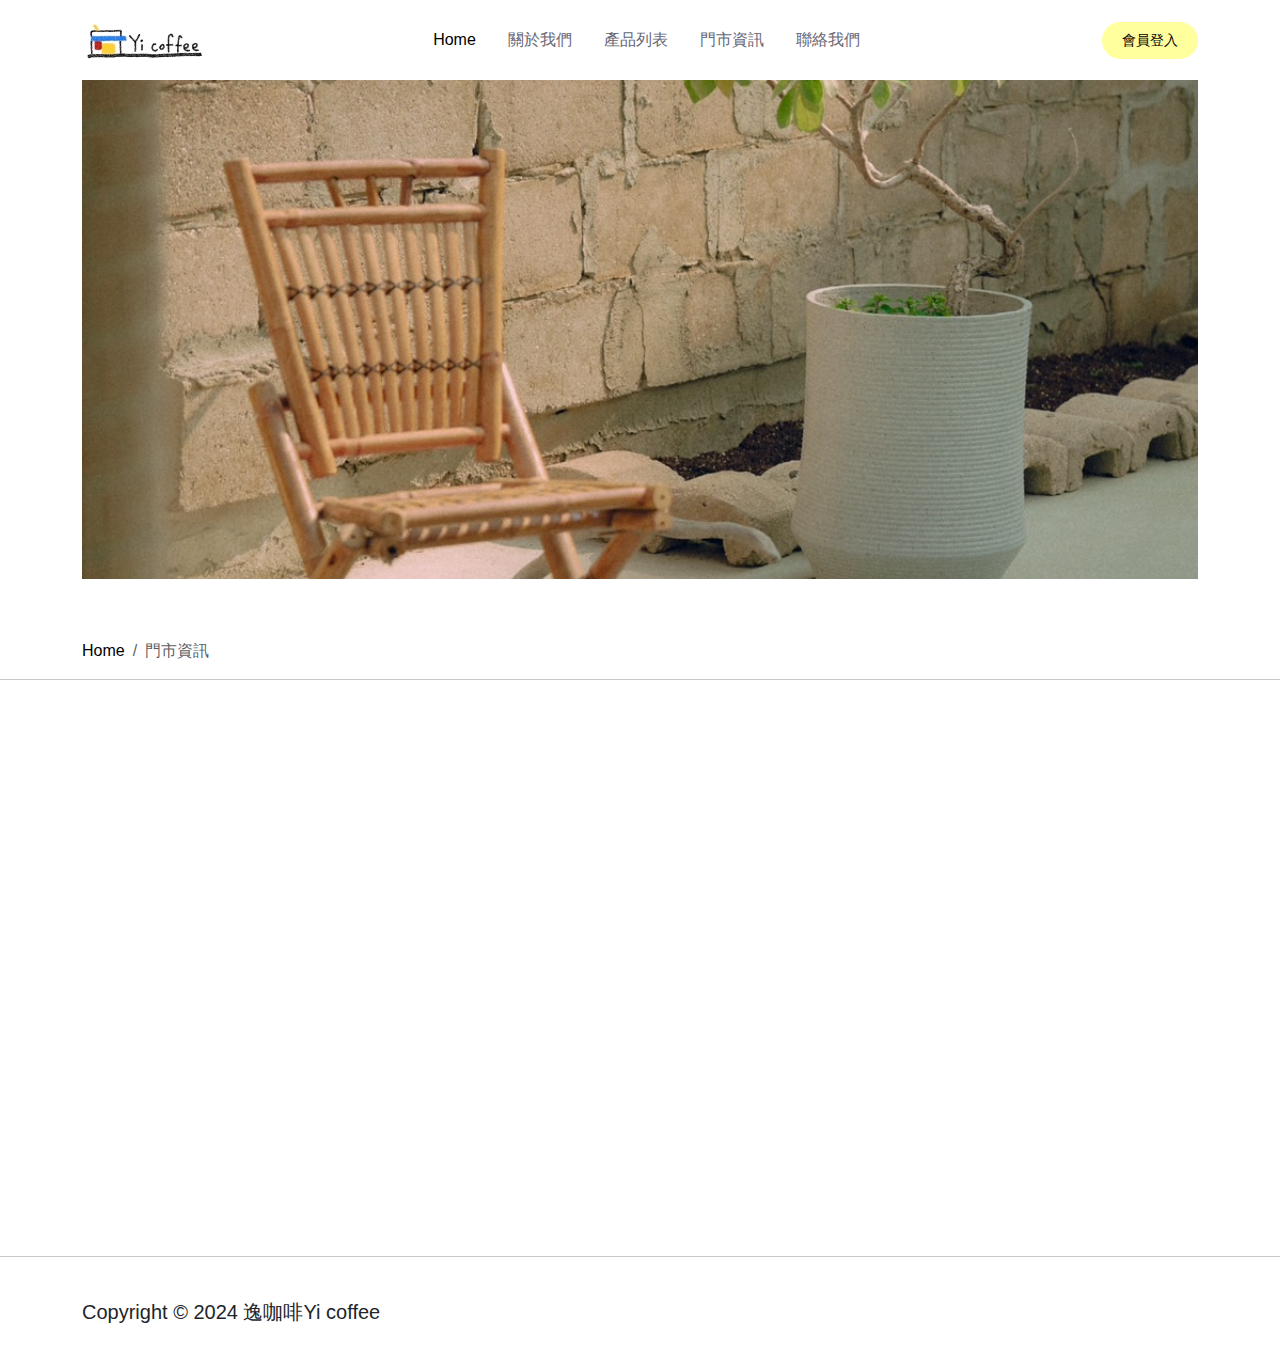
<file: store.html>
<!DOCTYPE html>
<html lang="en">

<head>
    <meta charset="UTF-8">
    <meta name="viewport" content="width=device-width, initial-scale=1.0">
    <title>逸咖啡 | Yi coffee</title>

    <!-- 網址列小圖示外掛 -->
    <link href="img/favicon.ico" rel="shortcut icon" />
    <!-- FB小圖示外掛 -->
    <link rel="stylesheet" href="https://cdnjs.cloudflare.com/ajax/libs/font-awesome/6.5.1/css/all.min.css"
        integrity="sha512-DTOQO9RWCH3ppGqcWaEA1BIZOC6xxalwEsw9c2QQeAIftl+Vegovlnee1c9QX4TctnWMn13TZye+giMm8e2LwA=="
        crossorigin="anonymous" referrerpolicy="no-referrer" />
    <!-- bootstrap css -->
    <link href="https://cdn.jsdelivr.net/npm/bootstrap@5.3.3/dist/css/bootstrap.min.css" rel="stylesheet"
        integrity="sha384-QWTKZyjpPEjISv5WaRU9OFeRpok6YctnYmDr5pNlyT2bRjXh0JMhjY6hW+ALEwIH" crossorigin="anonymous">
    <!--aos 外掛插件  -->
    <link href="https://unpkg.com/aos@2.3.1/dist/aos.css" rel="stylesheet">
    <!-- 自訂議css -->
    <link rel="stylesheet" href="./style.css">


</head>


<body>

    <!-- Navbar -->
    <nav class="navbar navbar-expand-lg fixed-top  ">
        <div class="container-fluid container">
            <a class="navbar-brand me-auto" href="./index.html">
                <img src="./img/S__53452970.jpg" alt="">
            </a>
            <div class="offcanvas offcanvas-end" tabindex="-1" id="offcanvasNavbar"
                aria-labelledby="offcanvasNavbarLabel">
                <div class="offcanvas-header">
                    <h5 class="offcanvas-title" id="offcanvasNavbarLabel">逸咖啡 | Yi coffee</h5>
                    <button type="button" class="btn-close" data-bs-dismiss="offcanvas" aria-label="Close"></button>
                </div>
                <div class="offcanvas-body">
                    <ul class="navbar-nav justify-content-center flex-grow-1 pe-3">
                        <li class="nav-item">
                            <a class="nav-link active mx-lg-2" aria-current="page" href="./index.html">Home</a>
                        </li>
                        <li class="nav-item">
                            <a class="nav-link mx-lg-2" href="./about.html">關於我們</a>
                        </li>
                        <li class="nav-item">
                            <a class="nav-link mx-lg-2" href="./product.html">產品列表</a>
                        </li>
                        <li class="nav-item">
                            <a class="nav-link mx-lg-2" href="#">門市資訊</a>
                        </li>
                        <li class="nav-item">
                            <a class="nav-link mx-lg-2" href="./contact.html">聯絡我們</a>
                        </li>
                    </ul>

                </div>
            </div>
            <!-- 彈跳式視窗 -->
            <a href="#" class="login-button" type="button" data-bs-toggle="modal" data-bs-target="#loginmodal">會員登入</a>
            <button class="navbar-toggler pe-0" type="button" data-bs-toggle="offcanvas"
                data-bs-target="#offcanvasNavbar" aria-controls="offcanvasNavbar" aria-label="Toggle navigation">
                <span class="navbar-toggler-icon"></span>
            </button>
        </div>
    </nav>
    <!--END Navbar -->

    <!-- 頂端照片列 -->
    <div id="carouselExampleControls" class="carousel slide " data-bs-ride="carousel" style="padding-top: 79px;">
        <div class="carousel-inner container">
            <div class="carousel-item header-carousel-item active bg-cover"
                style="background-image: url(./img/20.jpg);">

            </div>

        </div>

    </div>
    <!--麵包屑-->
    <section class="container" style="padding-top: 60px;">
        <nav aria-label="breadcrumb">
            <ol class="breadcrumb">
                <li class="breadcrumb-item  "><a href="./index.html">Home</a></li>
                <li class="breadcrumb-item active" aria-current="page">門市資訊</li>
            </ol>
        </nav>
    </section>


    <hr>


    <section>
        <div class="container py-5">

            <div class="row">
                <div class="col-md-6 my-3 "data-aos="fade-right">

                    <iframe src="https://www.google.com/maps/embed?pb=!1m18!1m12!1m3!1d3656.8912884421215!2d119.56503137533048!3d23.5723475787923!2m3!1f0!2f0!3f0!3m2!1i1024!2i768!4f13.1!3m3!1m2!1s0x346c5b00528eedf5%3A0x60bdb8c6643e15b!2zWWljb2ZmZWXvvIjpgLjlkpbllaHvvIk!5e0!3m2!1szh-TW!2stw!4v1710830831485!5m2!1szh-TW!2stw" width="100%" height="400" style="border:0;" allowfullscreen="" loading="lazy" referrerpolicy="no-referrer-when-downgrade"></iframe>

                </div>

                <div class="col-md-6 my-5 py-4 " data-aos="fade-up" >
                    <dl class="row ms-3">
                        <dt class="col-sm-3 mb-3">店名</dt>
                        <dd class="col-sm-9">Yi coffee | 澎湖總店</dd>

                        <dt class="col-sm-3">地址</dt>
                        <dd class="col-sm-9">
                            <p>澎湖縣馬公市忠孝路44號</p>
                        </dd>

                        <dt class="col-sm-3">營業時間</dt>
                        <dd class="col-sm-9">上午七點至下午五點</dd>

                        <dt class="col-sm-3 text-truncate ">聯絡電話</dt>
                        <dd class="col-sm-9 mb-4">(06)88888888</dd>

                        <dt class="col-sm-3">粉絲專頁</dt>
                        <dd class="col-sm-9">
                            <dl class="row mb-3">
                                <dt class="col-sm-4">Facebook</dt>
                                <dd class="col-sm-8">逸咖啡澎湖總店
                                    </dd>
                                <dt class="col-sm-4">Line</dt>
                                <dd class="col-sm-8">@yicoffee</dd>
                                
                                <dt class="col-sm-4">lnstagram</dt>
                                <dd class="col-sm-8">penghu_yicoffee</dd>
                            </dl>
                        </dd>
                    </dl>
                </div>

            </div>
        </div>
    </section>


    <hr>
    <!-- 跳出視窗內容 -->
    <div class="modal fade" id="loginmodal">
        <div class="modal-dialog">
            <div class="modal-content">
                <!-- header -->
                <div class="modal-header">
                    <h5 class="modal-title">會員登入</h5>
                    <button type="button" class="btn-close" data-bs-dismiss="modal"></button>
                </div>
                <!-- body -->
                <div class="modal-body">
                    <form>
                        <div class="form-group">
                            <label for="useremail">會員帳號</label>
                            <input type="email" class="account form-control" placeholder="Email" id="useremail">
                        </div>
                        <div class="form-group">
                            <label for="userpassword">會員密碼</label>
                            <input type="password" class="password form-control" placeholder="Password"
                                id="userpassword">
                        </div>
                        <!-- checkbox -->
                        <div class="form-group">
                            <input type="checkbox" class="remember">記住帳號
                        </div>

                        <!-- 送出按鈕 -->
                        <button type="button" class="btn btn-primary btn-lg">登入</button>
                    </form>

                </div>
                <!-- footer -->
                <div class="modal-footer">
                    <div class="signup">
                        <span>尚未成為會員</span>
                        <a href="" type="button" class="member">立即加入</a>
                    </div>
                </div>
            </div>

        </div>
    </div>
    <!-- 跳出視窗內容END -->

    <!-- 下方白框設計 -->
    <Footer class="py-4 mt-3  " >

        <div class="container d-flex justify-content-between ">
            <div class="fs-5">
                Copyright © 2024 逸咖啡Yi coffee
            </div>

            <div class="social-icon">
                <a href="#"><i class="fa-brands fa-facebook"></i></a>
                <a href="#"><i class="fa-brands fa-instagram"></i></a>
                <a href="#"><i class="fa-brands fa-line"></i></a>
            </div>
        </div>


    </Footer>
    <!-- 下方白框設計END -->
    <!-- bootstrap js 外掛 -->
    <script src="https://cdn.jsdelivr.net/npm/bootstrap@5.3.3/dist/js/bootstrap.bundle.min.js"
        integrity="sha384-YvpcrYf0tY3lHB60NNkmXc5s9fDVZLESaAA55NDzOxhy9GkcIdslK1eN7N6jIeHz"
        crossorigin="anonymous"></script>
    <!--AOS插件  -->
    <script src="https://unpkg.com/aos@2.3.1/dist/aos.js"></script>

    <script>
        AOS.init({duration:2000,}
            
        );
    </script>
    <!-- 表單驗證JS -->
    <script>
        (function () {
            'use strict'

            // Fetch all the forms we want to apply custom Bootstrap validation styles to
            var forms = document.querySelectorAll('.needs-validation')

            // Loop over them and prevent submission
            Array.prototype.slice.call(forms)
                .forEach(function (form) {
                    form.addEventListener('submit', function (event) {
                        if (!form.checkValidity()) {
                            event.preventDefault()
                            event.stopPropagation()
                        }

                        form.classList.add('was-validated')
                    }, false)
                })
        })()
    </script>
</body>

</html>
</file>
<file: style.css>
/* 修改body得預設字體 */
body{
    font-family:
    /* 1 */  -apple-system, BlinkMacSystemFont,
    /* 2 */ "Microsoft JhengHei", "Segoe UI", "Roboto", "Oxygen", "Ubuntu", "Cantarell", "Fira Sans", "Droid Sans", 
    /* 3 */ "Helvetica Neue", sans-serif;
}

.navbar{
    background-color: white;
    height: 80px;
    
}

/* 會員登入按鈕樣式 */
.login-button{
    background-color: #ffff9e;
    color: #000000;
    font-size: 14px;
    padding: 8px 20px;
    border-radius: 50px;  /* 設定圓角 */
    text-decoration: none; /* 去除超連結底線 */
    transition: 0.3s background-color;
}
/* 設定按鈕滑鼠懸停樣式 */
.login-button:hover{
    
    background-color: #ffff52;
    
}
/* 設定漢堡框線樣式 */
.navbar-toggler{
    border: none;
    font-size:1.25rem;
}

/* 清除漢堡點選框線 */
.navbar-toggler:focus{
    box-shadow: none;
    outline:none;
}
/* 清除叉叉點選框線 */
.btn-close:focus{
    box-shadow: none;
    outline:none;
}
/* 設定標籤列字體顏色 */
.nav-link{
    color: #666777;
    font-weight: 500;
    position: relative;
}
/* 設定標籤列滑鼠懸停字體顏色 */
.nav-link:hover , .nav-link.active{
    color: #df2e2e; 
}
/*  麵包屑設定---------- */
.breadcrumb-item a{
    color: #000000;
    text-decoration: none;
}
.breadcrumb-item a:hover{
    color: #df2e2e;
    
}




/* 設定項目列表底線 */
.nav-link::before{
    content: ""; /* 新增偽元素 */
    position: absolute;
    bottom: 0;
    left: 50%;
    transform: translateX(-50%); 
    width: 0;
    height: 2.8px;
    background-color:#2e6cdf ;
    visibility: hidden;
    transition: 0.3s ease-in-out;
}
/* 設定項目列表底線滑鼠懸停 */
.nav-link:hover:before{
    width: 100%;
    visibility: visible;
}


.social-icon>a{
    font-size: 25px;
    color: #666777;
    margin-right: 20px;
    
}
.social-icon> a:hover{
   color:  #2e6cdf; 
}

/* =================================================================== */

/* 跳出視窗 */



/* 改按鈕寬度 */
.modal-body form .btn{
    width: 100%;
}

.modal-body form .account , .modal-body form .password{
    margin: 5px 0px 20px 0px;   
}

.remember{
    margin: 0px 10px 20px 2px;
}

/* ================================================================ */
/* 輪播元件 */
/* 設定元件高度 */
.header-carousel-item{
    height: 500px;
    
}

/* 設定圖片置中裁切 */
.bg-cover{
    background-size: cover;
    background-position: center center;
}
.bg-cover2{
    background-size: cover;
    background-position: bottom center;
}
/* 產品列表 */

/* 圖片陰影 */
.box-shadow{
    box-shadow : 0 3px 5px rgba(0, 0,0, 0.16);
    transition: box-shadow .3s;
}

.box-shadow:hover{
    box-shadow : 0 5px 8px rgba(0, 0,0, 0.30);
}

/* 動畫插件================================ */
.arrow {
    position: absolute;
    bottom: 15%;
    left: 50%;
    transform: translate(-50%, -50%);
    text-align: center;
    margin-left: -1%;
    animation-name: beat;
    /*動畫名稱*/
    animation-duration: .7s;
    /*設置秒數*/
    animation-timing-function: linear;
    /*速度曲線*/
    animation-iteration-count: infinite;
    /*播放次數*/
    animation-direction: alternate;
    /*逆向播放*/
    animation-play-state: running;
    /*正在運行*/
}

@keyframes beat {
    30% {
        bottom: 10%;
    }

    100% {
        bottom: 20%;
    }
}

.arrow img {
    width: 200px;
}

.bss{
    height: 650px;
}
</file>
